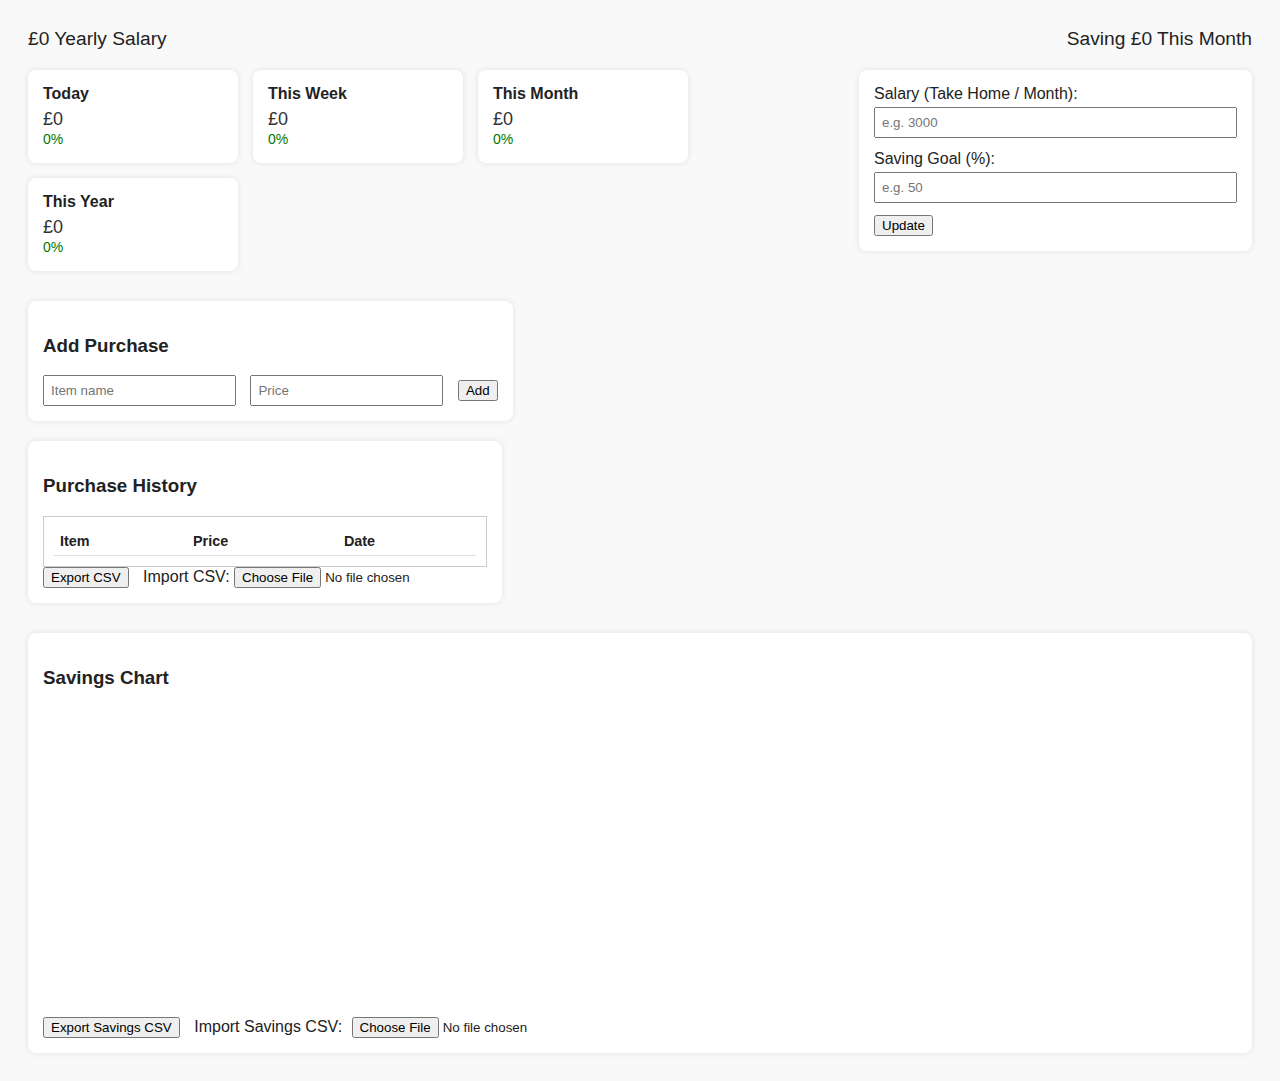
<file: Budget.html>
<!DOCTYPE html>
<html>
  <head>
    <meta charset="utf-8" />
    <title>Budget</title>
    <link rel="stylesheet" href="/css/budget.css" />
    <script src="https://cdn.anychart.com/releases/v8/js/anychart-bundle.min.js"></script>
    <script src="/js/budget.js" defer></script>
  </head>
  <body>
    <div class="Header">
      <span id="header-salary">£0 Yearly Salary</span>
      <span id="header-saving">Saving £0 This Month</span>
    </div>

    <div class="Savings">
      <div class="gauge-container">
        <div class="gauge">
          <span class="heading">Today</span>
          <span class="value" id="spent-today">£0</span>
          <span class="percent" id="percent-today">0%</span>
        </div>
        <div class="gauge">
          <span class="heading">This Week</span>
          <span class="value" id="spent-week">£0</span>
          <span class="percent" id="percent-week">0%</span>
        </div>
        <div class="gauge">
          <span class="heading">This Month</span>
          <span class="value" id="spent-month">£0</span>
          <span class="percent" id="percent-month">0%</span>
        </div>
        <div class="gauge">
          <span class="heading">This Year</span>
          <span class="value" id="spent-year">£0</span>
          <span class="percent" id="percent-year">0%</span>
        </div>
      </div>

      <div class="inputs">
        <label
          >Salary (Take Home / Month):
          <input type="number" id="salaryInput" placeholder="e.g. 3000" />
        </label>
        <label
          >Saving Goal (%):
          <input type="number" id="savingInput" placeholder="e.g. 50" />
        </label>
        <button onclick="updateDisplay()">Update</button>
      </div>
    </div>

    <div class="NewItemEntry">
      <h3>Add Purchase</h3>
      <input type="text" id="itemName" placeholder="Item name" />
      <input type="number" id="itemPrice" placeholder="Price" step="0.01" />
      <button onclick="addPurchase()">Add</button>
    </div>

    <div class="PurchaseList">
      <h3>Purchase History</h3>
      <div class="purchase-scroll">
        <table>
          <thead>
            <tr>
              <th>Item</th>
              <th>Price</th>
              <th>Date</th>
            </tr>
          </thead>
          <tbody id="purchaseTableBody"></tbody>
        </table>
      </div>
      <button onclick="exportCSV()">Export CSV</button>
      <label style="margin-left: 10px">
        Import CSV: <input type="file" id="csvFile" accept=".csv" />
      </label>
    </div>

    <div class="ChartArea">
      <h3>Savings Chart</h3>
      <div id="savingsChart" style="height: 300px; width: 100%"></div>
      <div class="SavingsChartControls">
        <button onclick="exportSavingsCSV()">Export Savings CSV</button>
        <label style="margin-left: 10px">
          Import Savings CSV:
          <input type="file" id="savingsCsvFile" accept=".csv" />
        </label>
      </div>
    </div>
  </body>
</html>
</file>
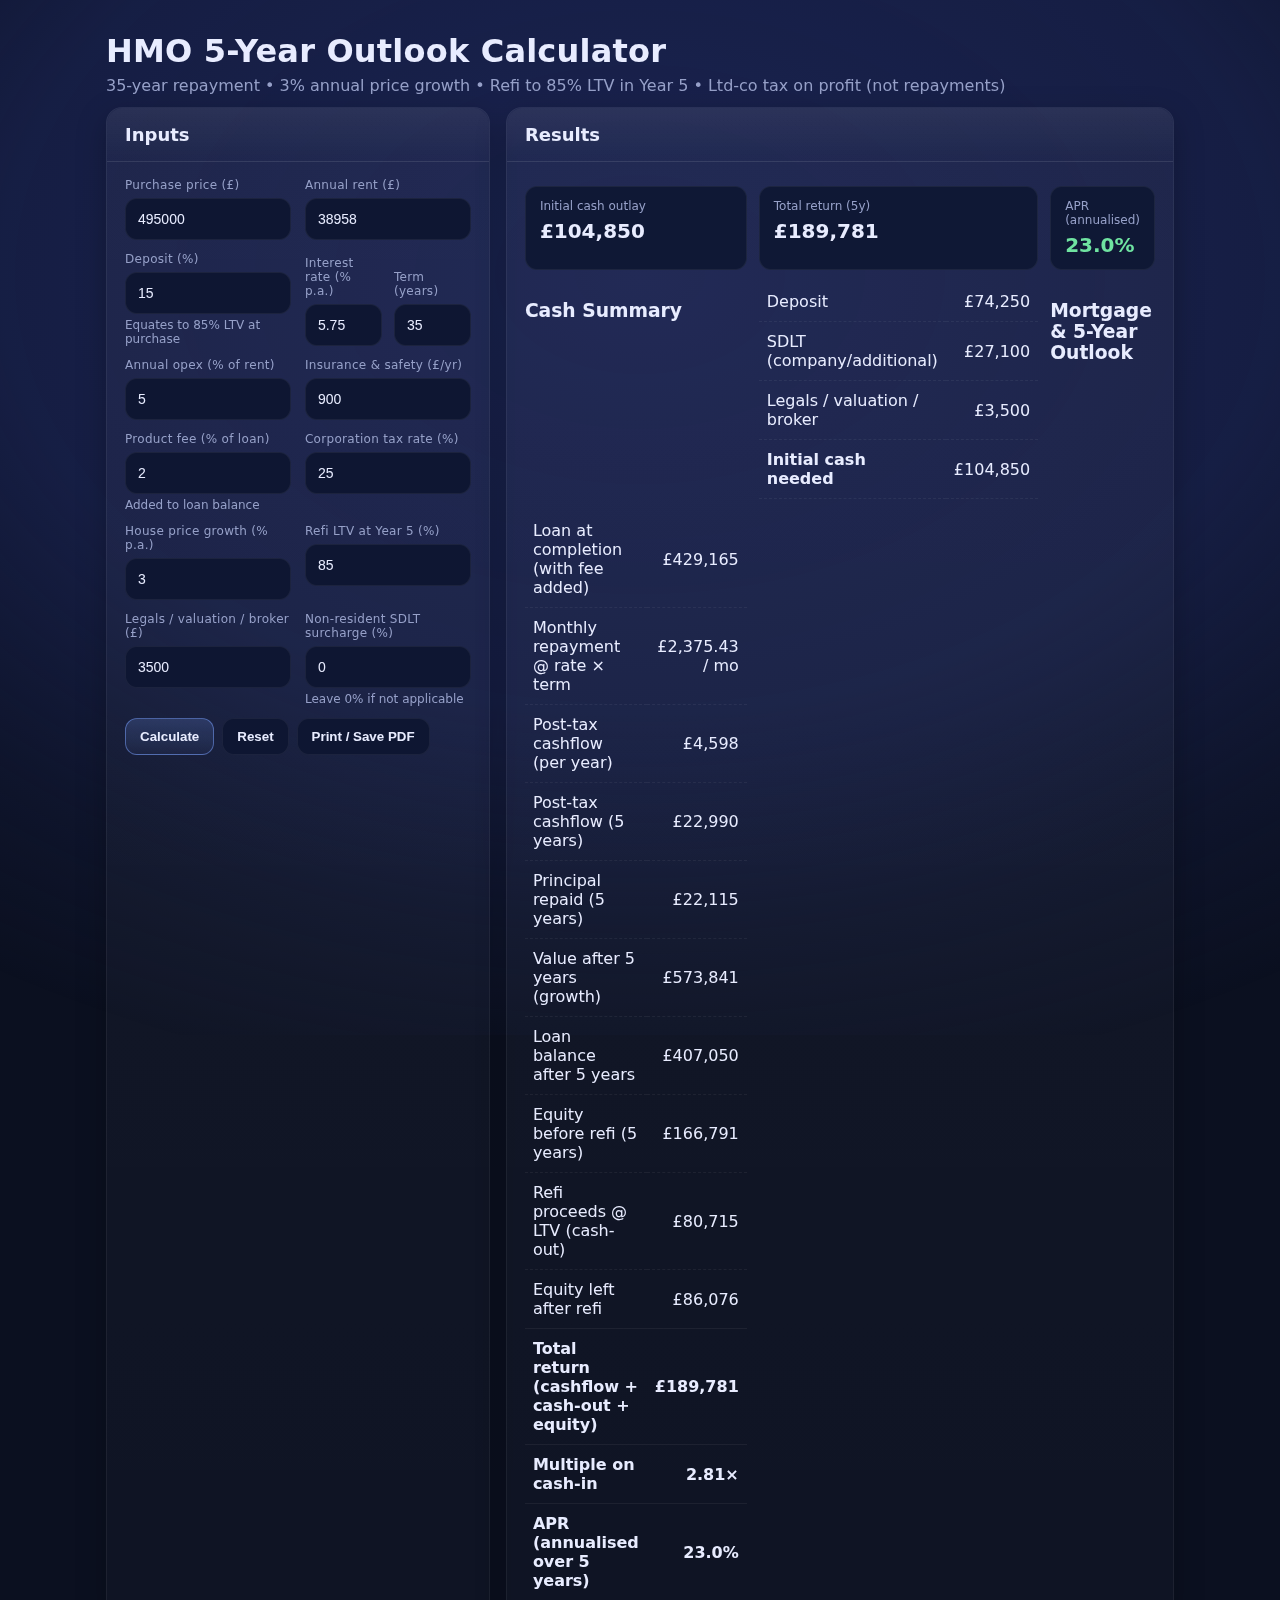
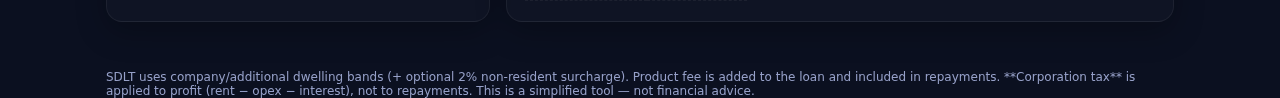
<file: HMOProjection.html>
<!doctype html>
<html lang="en">
<head>
  <meta charset="utf-8" />
  <meta name="viewport" content="width=device-width, initial-scale=1" />
  <title>HMO 5-Year Outlook Calculator</title>
  <style>
    :root{
      --bg:#0b1020;--panel:#111836;--muted:#96a0c8;--text:#e8ecff;--accent:#7aa2ff;
      --good:#6fe3a1;--bad:#ff6f91;--grid:rgba(255,255,255,0.06)
    }
    *{box-sizing:border-box}
    html,body{height:100%;margin:0}
    body{
      font-family:ui-sans-serif,system-ui,-apple-system,Segoe UI,Roboto,"Helvetica Neue",Arial,"Noto Sans","Apple Color Emoji","Segoe UI Emoji";
      background:var(--bg);color:var(--text);position:relative;overflow-x:hidden
    }
    /* Fixed gradient backdrop */
    body::before{
      content:"";position:fixed;inset:-15vh -15vw;z-index:-1;pointer-events:none;
      background:radial-gradient(1600px 1100px at 50% 35%,#1a2350 0%,rgba(26,35,80,.75) 40%,rgba(26,35,80,.25) 60%,transparent 75%)
    }
    @media (max-width:640px){
      body::before{background:radial-gradient(1400px 1000px at 50% 28%,#1a2350 0%,rgba(26,35,80,.75) 40%,rgba(26,35,80,.25) 60%,transparent 75%)}
    }

    header{max-width:1100px;margin:32px auto 12px;padding:0 16px}
    h1{margin:0 0 6px;font-weight:800;letter-spacing:.2px}
    p.sub{margin:4px 0 0;color:var(--muted)}

    .wrap{max-width:1100px;margin:0 auto 48px;padding:0 16px;display:grid;grid-template-columns:1.1fr 1.2fr;gap:16px}
    @media (max-width:980px){.wrap{grid-template-columns:1fr}}

    .card{background:linear-gradient(180deg,rgba(255,255,255,.04),rgba(255,255,255,.02));border:1px solid var(--grid);border-radius:16px;box-shadow:0 10px 30px rgba(0,0,0,.25)}
    .card h2{margin:0;padding:16px 18px;font-size:18px;border-bottom:1px solid var(--grid);background:linear-gradient(180deg,rgba(255,255,255,.05),rgba(255,255,255,0));border-top-left-radius:16px;border-top-right-radius:16px}
    .card .content{padding:16px 18px 20px}

    .grid{display:grid;grid-template-columns:1fr 1fr;gap:12px 14px}
    @media (max-width:640px){.grid{grid-template-columns:1fr}}

    label{font-size:12px;letter-spacing:.3px;color:var(--muted);display:block;margin-bottom:6px}
    input[type="number"],select{width:100%;padding:12px;font-size:14px;border-radius:12px;border:1px solid var(--grid);background:#0e1632;color:var(--text);outline:none}
    .row{display:flex;gap:12px;align-items:center}
    .row>*{flex:1}
    .hint{color:var(--muted);font-size:12px;margin-top:4px}

    .toolbar{display:flex;gap:8px;flex-wrap:wrap;margin-top:12px}
    button{appearance:none;border:1px solid var(--grid);background:#0e1632;color:var(--text);padding:10px 14px;border-radius:12px;font-weight:600;cursor:pointer}
    button.primary{background:linear-gradient(180deg,rgba(122,162,255,.2),rgba(122,162,255,.05));border-color:rgba(122,162,255,.5)}
    button:hover{filter:brightness(1.08)}

    table{width:100%;border-collapse:collapse}
    th,td{padding:10px 8px;border-bottom:1px dashed var(--grid);text-align:right}
    th:first-child,td:first-child{text-align:left}
    tfoot td{border-top:1px solid var(--grid);font-weight:700}

    .kpi{display:grid;grid-template-columns:repeat(3,1fr);gap:12px;margin-top:8px}
    @media (max-width:640px){.kpi{grid-template-columns:1fr}}
    .kpi .tile{background:#0f1835;border:1px solid var(--grid);padding:12px 14px;border-radius:12px}
    .kpi .label{color:var(--muted);font-size:12px}
    .kpi .value{font-size:20px;font-weight:800;margin-top:6px}
    .good{color:var(--good)} .bad{color:var(--bad)}

    .footer-note{max-width:1100px;margin:18px auto 48px;padding:0 16px;color:var(--muted);font-size:12px}
  </style>
</head>
<body>
  <header>
    <h1>HMO 5-Year Outlook Calculator</h1>
    <p class="sub">35-year repayment • 3% annual price growth • Refi to 85% LTV in Year 5 • Ltd-co tax on profit (not repayments)</p>
  </header>

  <div class="wrap">
    <section class="card">
      <h2>Inputs</h2>
      <div class="content">
        <div class="grid">
          <div>
            <label>Purchase price (£)</label>
            <input id="purchase" type="number" value="495000" min="1" step="1000">
          </div>
          <div>
            <label>Annual rent (£)</label>
            <input id="rent" type="number" value="38958" min="0" step="100">
          </div>

          <div>
            <label>Deposit (%)</label>
            <input id="depositPct" type="number" value="15" min="0" max="99" step="0.5">
            <div class="hint">Equates to 85% LTV at purchase</div>
          </div>
          <div class="row" style="align-items:flex-end">
            <div>
              <label>Interest rate (% p.a.)</label>
              <input id="rate" type="number" value="5.75" min="0" step="0.05">
            </div>
            <div>
              <label>Term (years)</label>
              <input id="term" type="number" value="35" min="5" max="40" step="1">
            </div>
          </div>

          <div>
            <label>Annual opex (% of rent)</label>
            <input id="opexPct" type="number" value="5" min="0" step="0.5">
          </div>
          <div>
            <label>Insurance & safety (£/yr)</label>
            <input id="insSafety" type="number" value="900" min="0" step="50">
          </div>

          <div>
            <label>Product fee (% of loan)</label>
            <input id="feePct" type="number" value="2" min="0" step="0.25">
            <div class="hint">Added to loan balance</div>
          </div>
          <div>
            <label>Corporation tax rate (%)</label>
            <input id="corpTax" type="number" value="25" min="0" max="50" step="1">
          </div>

          <div>
            <label>House price growth (% p.a.)</label>
            <input id="growth" type="number" value="3" min="-10" step="0.25">
          </div>
          <div>
            <label>Refi LTV at Year 5 (%)</label>
            <input id="refiLtv" type="number" value="85" min="50" max="90" step="1">
          </div>

          <div>
            <label>Legals / valuation / broker (£)</label>
            <input id="legals" type="number" value="3500" min="0" step="100">
          </div>
          <div>
            <label>Non-resident SDLT surcharge (%)</label>
            <input id="nrSurcharge" type="number" value="0" min="0" max="2" step="0.5">
            <div class="hint">Leave 0% if not applicable</div>
          </div>
        </div>

        <div class="toolbar">
          <button class="primary" id="calcBtn">Calculate</button>
          <button id="resetBtn" title="Reset to example values">Reset</button>
          <button id="printBtn" title="Print or Save as PDF">Print / Save PDF</button>
        </div>
      </div>
    </section>

    <section class="card">
      <h2>Results</h2>
      <div class="content" id="results">
        <div class="kpi">
          <div class="tile"><div class="label">Initial cash outlay</div><div class="value" id="kpi-cash">£0</div></div>
          <div class="tile"><div class="label">Total return (5y)</div><div class="value" id="kpi-return">£0</div></div>
          <div class="tile"><div class="label">APR (annualised)</div><div class="value" id="kpi-apr">0%</</div></div>
        </div>

        <h3 style="margin:18px 0 8px">Cash Summary</h3>
        <table>
          <tbody>
            <tr><td>Deposit</td><td id="row-deposit">£0</td></tr>
            <tr><td>SDLT (company/additional)</td><td id="row-sdlt">£0</td></tr>
            <tr><td>Legals / valuation / broker</td><td id="row-legals">£0</td></tr>
            <tr><td><strong>Initial cash needed</strong></td><td id="row-cashin"><strong>£0</strong></td></tr>
          </tbody>
        </table>

        <h3 style="margin:18px 0 8px">Mortgage & 5-Year Outlook</h3>
        <table>
          <tbody>
            <tr><td>Loan at completion (with fee added)</td><td id="row-loan">£0</td></tr>
            <tr><td>Monthly repayment @ rate × term</td><td id="row-monthly">£0</td></tr>
            <tr><td>Post-tax cashflow (per year)</td><td id="row-cfy">£0</td></tr>
            <tr><td>Post-tax cashflow (5 years)</td><td id="row-cf5">£0</td></tr>
            <tr><td>Principal repaid (5 years)</td><td id="row-prin5">£0</td></tr>
            <tr><td>Value after 5 years (growth)</td><td id="row-fv">£0</td></tr>
            <tr><td>Loan balance after 5 years</td><td id="row-bal5">£0</td></tr>
            <tr><td>Equity before refi (5 years)</td><td id="row-eqpre">£0</td></tr>
            <tr><td>Refi proceeds @ LTV (cash-out)</td><td id="row-cashout">£0</td></tr>
            <tr><td>Equity left after refi</td><td id="row-eqleft">£0</td></tr>
          </tbody>
          <tfoot>
            <tr><td>Total return (cashflow + cash-out + equity)</td><td id="row-total"><strong>£0</strong></td></tr>
            <tr><td>Multiple on cash-in</td><td id="row-multiple"><strong>0.00×</strong></td></tr>
            <tr><td>APR (annualised over 5 years)</td><td id="row-apr"><strong>0.0%</strong></td></tr>
          </tfoot>
        </table>
      </div>
    </section>
  </div>

  <div class="footer-note">
    SDLT uses company/additional dwelling bands (+ optional 2% non-resident surcharge). Product fee is added to the loan and included in repayments.
    **Corporation tax** is applied to profit (rent − opex − interest), not to repayments. This is a simplified tool — not financial advice.
  </div>

  <script>
    const fmt = new Intl.NumberFormat('en-GB',{style:'currency',currency:'GBP',maximumFractionDigits:0});
    const fmt2 = new Intl.NumberFormat('en-GB',{style:'currency',currency:'GBP',maximumFractionDigits:2});

    function sdltCompany(price, nonResidentPct = 0){
      const bands=[{upTo:250000,rate:.03},{upTo:925000,rate:.08},{upTo:1500000,rate:.13},{upTo:Infinity,rate:.15}];
      let tax=0,last=0;
      for(const b of bands){
        const amt=Math.max(0, Math.min(price,b.upTo)-last);
        tax+=amt*b.rate; last=b.upTo; if(b.upTo===Infinity)break;
      }
      if(nonResidentPct>0) tax += price*(nonResidentPct/100);
      return tax;
    }

    function monthlyPayment(principal, annualRate, termYears){
      const r=annualRate/100/12, n=termYears*12;
      if(r===0) return principal/n;
      return principal*(r*Math.pow(1+r,n))/(Math.pow(1+r,n)-1);
    }

    function el(id){return document.getElementById(id);}

    // cache input/output elements
    const purchaseEl = el('purchase'), rentEl = el('rent'), depositPctEl = el('depositPct'),
          rateEl = el('rate'), termEl = el('term'), opexPctEl = el('opexPct'),
          insSafetyEl = el('insSafety'), feePctEl = el('feePct'), corpTaxEl = el('corpTax'),
          growthEl = el('growth'), refiLtvEl = el('refiLtv'), legalsEl = el('legals'),
          nrSurchargeEl = el('nrSurcharge'),
          kpiCash = el('kpi-cash'), kpiReturn = el('kpi-return'), kpiApr = el('kpi-apr'),
          rowDeposit = el('row-deposit'), rowSdlt = el('row-sdlt'), rowLegals = el('row-legals'),
          rowCashin = el('row-cashin'), rowLoan = el('row-loan'), rowMonthly = el('row-monthly'),
          rowCfy = el('row-cfy'), rowCf5 = el('row-cf5'), rowPrin5 = el('row-prin5'),
          rowFv = el('row-fv'), rowBal5 = el('row-bal5'), rowEqpre = el('row-eqpre'),
          rowCashout = el('row-cashout'), rowEqleft = el('row-eqleft'),
          rowTotal = el('row-total'), rowMultiple = el('row-multiple'), rowApr = el('row-apr');

    function runCalc(){
      const purchase=+purchaseEl.value||0;
      const rent=+rentEl.value||0;
      const depositPct=(+depositPctEl.value||0)/100;
      const rate=+rateEl.value||0;
      const term=+termEl.value||35;
      const opexPct=(+opexPctEl.value||0)/100;
      const insSafety=+insSafetyEl.value||0;
      const feePct=(+feePctEl.value||0)/100;
      const corpTax=(+corpTaxEl.value||0)/100;
      const growth=(+growthEl.value||0)/100;
      const refiLtv=(+refiLtvEl.value||85)/100;
      const legals=+legalsEl.value||0;
      const nrPct=+nrSurchargeEl.value||0;

      // Cash in & initial loan
      const deposit=purchase*depositPct;
      const sdlt=sdltCompany(purchase,nrPct);
      const initialLoan=purchase-deposit;
      const productFee=initialLoan*feePct;             // added to balance
      const loanWithFee=initialLoan+productFee;

      // Repayments
      const mPay=monthlyPayment(loanWithFee,rate,term);
      const annualRepay=mPay*12;

      // Operating costs
      const opex=rent*opexPct + insSafety;

      // Amortisation 60 months (interest for tax, principal for equity)
      let bal=loanWithFee, rMonthly=rate/100/12, principalPaid=0, interestTotal=0;
      for(let i=0;i<60;i++){
        const interest=bal*rMonthly;
        const principal=mPay - interest;
        bal -= principal;
        principalPaid += principal;
        interestTotal += interest;
      }

      // Ltd company tax: profit excludes principal
      const profit5y = (rent*5) - (opex*5) - interestTotal;
      const corpTax5y = profit5y>0 ? profit5y*corpTax : 0;

      // Cashflow after tax subtracts repayments and CT
      const cashflowBeforeTax5y = (rent*5) - (opex*5) - (annualRepay*5);
      const postTax5y = cashflowBeforeTax5y - corpTax5y;
      const postTaxAnnual = postTax5y / 5;

      // Property FV and refi
      const futureValue = purchase * Math.pow(1+growth,5);
      const equityBeforeRefi = futureValue - bal;
      const newLoan = futureValue * refiLtv;
      const cashOut = newLoan - bal;                 // refi proceeds
      const equityLeft = futureValue * (1 - refiLtv);

      // Returns
      const cashIn = deposit + sdlt + legals;
      const gain5y = postTax5y + cashOut + equityLeft; // economic gain
      const finalValue = cashIn + gain5y;              // what £1 becomes
      const multiple = cashIn>0 ? finalValue/cashIn : 0;
      const apr = cashIn>0 ? Math.pow(finalValue/cashIn, 1/5) - 1 : 0;

      // UI
      kpiCash.textContent = fmt.format(cashIn);
      kpiReturn.textContent = fmt.format(gain5y);
      kpiApr.textContent = (apr*100).toFixed(1) + '%';
      kpiApr.className = 'value ' + (apr>=0.1 ? 'good' : apr<0 ? 'bad' : '');

      rowDeposit.textContent = fmt.format(deposit);
      rowSdlt.textContent = fmt.format(sdlt);
      rowLegals.textContent = fmt.format(legals);
      rowCashin.textContent = fmt.format(cashIn);

      rowLoan.textContent = fmt.format(loanWithFee);
      rowMonthly.textContent = fmt2.format(mPay) + ' / mo';
      rowCfy.textContent = fmt.format(postTaxAnnual);
      rowCf5.textContent = fmt.format(postTax5y);
      rowPrin5.textContent = fmt.format(principalPaid);
      rowFv.textContent = fmt.format(futureValue);
      rowBal5.textContent = fmt.format(bal);
      rowEqpre.textContent = fmt.format(equityBeforeRefi);
      rowCashout.textContent = fmt.format(cashOut);
      rowEqleft.textContent = fmt.format(equityLeft);

      rowTotal.textContent = fmt.format(gain5y);
      rowMultiple.textContent = multiple.toFixed(2) + '×';
      rowApr.textContent = (apr*100).toFixed(1) + '%';
    }

    function resetDefaults(){
      purchaseEl.value = 495000;
      rentEl.value = 38958;
      depositPctEl.value = 15;
      rateEl.value = 5.75;
      termEl.value = 35;
      opexPctEl.value = 5;
      insSafetyEl.value = 900;
      feePctEl.value = 2;
      corpTaxEl.value = 25;
      growthEl.value = 3;
      refiLtvEl.value = 85;
      legalsEl.value = 3500;
      nrSurchargeEl.value = 0;
      runCalc();
    }

    el('calcBtn').addEventListener('click', runCalc);
    el('resetBtn').addEventListener('click', resetDefaults);
    el('printBtn').addEventListener('click', ()=>window.print());
    document.querySelectorAll('input').forEach(inp=>inp.addEventListener('input', runCalc));
    resetDefaults();
  </script>
</body>
</html>
</file>
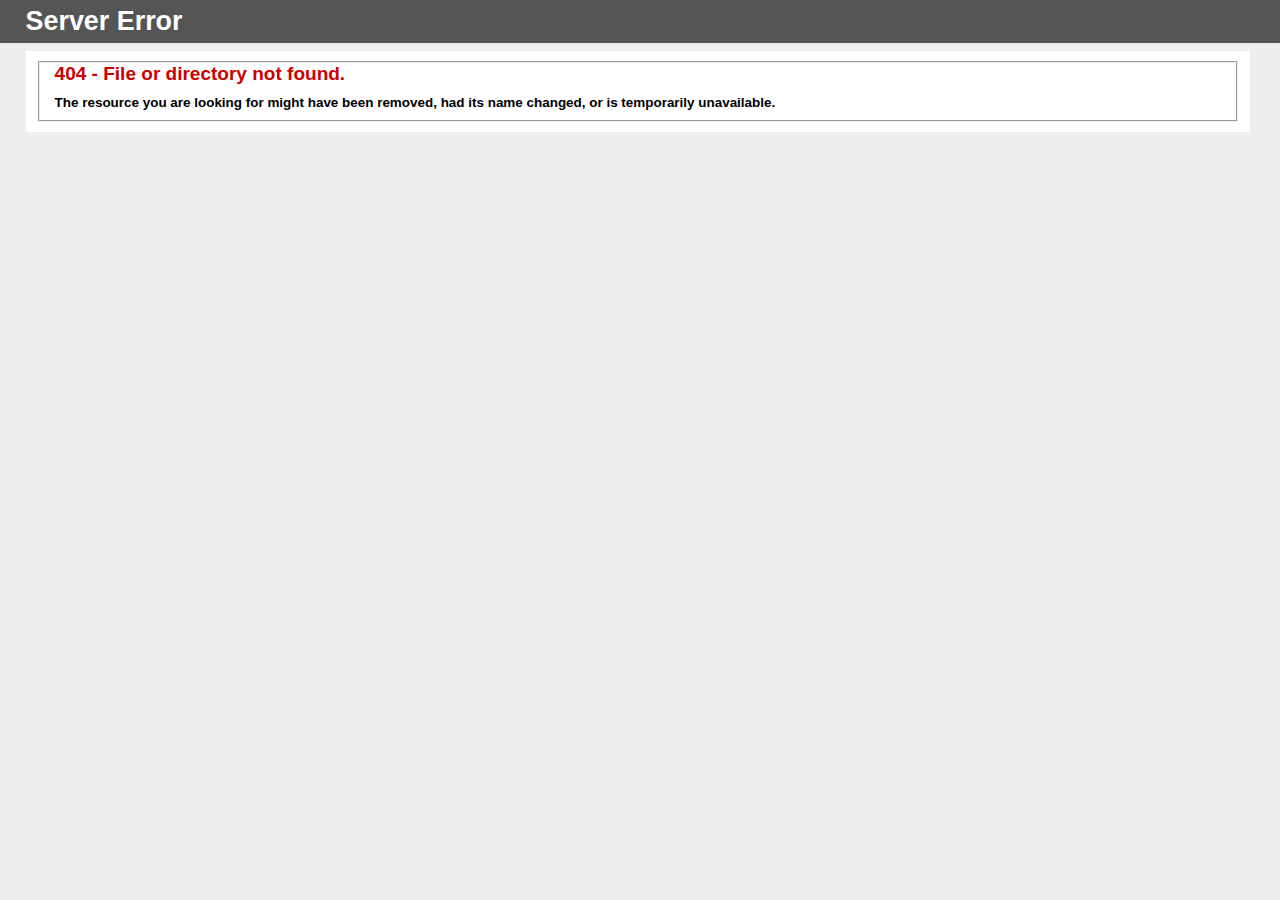
<file: img1.wsimg.com/traffic-assets/js/tccl.min.html>
<!DOCTYPE html PUBLIC "-//W3C//DTD XHTML 1.0 Strict//EN" "http://www.w3.org/TR/xhtml1/DTD/xhtml1-strict.dtd">
<html xmlns="http://www.w3.org/1999/xhtml">
<head>
<meta http-equiv="Content-Type" content="text/html; charset=iso-8859-1"/>
<title>404 - File or directory not found.</title>
<style type="text/css">
<!--
body{margin:0;font-size:.7em;font-family:Verdana, Arial, Helvetica, sans-serif;background:#EEEEEE;}
fieldset{padding:0 15px 10px 15px;} 
h1{font-size:2.4em;margin:0;color:#FFF;}
h2{font-size:1.7em;margin:0;color:#CC0000;} 
h3{font-size:1.2em;margin:10px 0 0 0;color:#000000;} 
#header{width:96%;margin:0 0 0 0;padding:6px 2% 6px 2%;font-family:"trebuchet MS", Verdana, sans-serif;color:#FFF;
background-color:#555555;}
#content{margin:0 0 0 2%;position:relative;}
.content-container{background:#FFF;width:96%;margin-top:8px;padding:10px;position:relative;}
-->
</style>
</head>
<body>
<div id="header"><h1>Server Error</h1></div>
<div id="content">
 <div class="content-container"><fieldset>
  <h2>404 - File or directory not found.</h2>
  <h3>The resource you are looking for might have been removed, had its name changed, or is temporarily unavailable.</h3>
 </fieldset></div>
</div>
</body>
</html>
</file>
<file: css/budget.css>
body {
  font-family: sans-serif;
  padding: 20px;
  background: #f9f9f9;
  color: #222;
}

.Header {
  display: flex;
  justify-content: space-between;
  font-size: 1.2em;
  margin-bottom: 20px;
}

.Savings {
  display: flex;
  gap: 30px;
  align-items: flex-start;
  margin-bottom: 30px;
}

.gauge-container {
  display: flex;
  flex-wrap: wrap;
  gap: 15px;
}

.gauge {
  background: white;
  padding: 15px;
  border-radius: 8px;
  box-shadow: 0 0 6px rgba(0, 0, 0, 0.1);
  width: 180px;
}

.gauge .heading {
  font-weight: bold;
  display: block;
  margin-bottom: 6px;
}

.gauge .value {
  font-size: 18px;
  display: block;
  color: #333;
}

.gauge .percent {
  font-size: 14px;
  color: #007700;
}

.inputs {
  background: white;
  padding: 15px;
  border-radius: 8px;
  box-shadow: 0 0 6px rgba(0, 0, 0, 0.1);
  min-width: 250px;
}

.inputs label {
  display: block;
  margin-bottom: 12px;
}

.inputs input {
  width: 100%;
  padding: 6px;
  margin-top: 4px;
  box-sizing: border-box;
}

.NewItemEntry {
  background: white;
  padding: 15px;
  border-radius: 8px;
  box-shadow: 0 0 6px rgba(0, 0, 0, 0.1);
  width: fit-content;
}

.NewItemEntry input {
  margin-right: 10px;
  padding: 6px;
}

.PurchaseList {
  background: white;
  padding: 15px;
  margin-top: 20px;
  border-radius: 8px;
  box-shadow: 0 0 6px rgba(0, 0, 0, 0.1);
  width: fit-content;
  max-width: 100%;
}

.purchase-scroll {
  max-height: 200px;
  overflow-y: auto;
  border: 1px solid #ccc;
  padding: 10px;
}

.PurchaseList table {
  border-collapse: collapse;
  width: 100%;
  min-width: 400px;
}

.PurchaseList th,
.PurchaseList td {
  padding: 6px;
  text-align: left;
  border-bottom: 1px solid #ddd;
  font-size: 0.9em;
}

.ChartArea {
  background: white;
  padding: 15px;
  border-radius: 8px;
  box-shadow: 0 0 6px rgba(0, 0, 0, 0.1);
  margin-top: 30px;
}

.PurchaseList td {
  position: relative;
}

.delete-btn {
  background: transparent;
  color: red;
  border: none;
  font-size: 16px;
  cursor: pointer;
  display: none;
}

.PurchaseList tr:hover .delete-btn {
  display: inline;
}

.SavingsChartControls {
  margin-top: 10px;
}
.SavingsChartControls input[type="file"] {
  margin-left: 5px;
}
</file>
